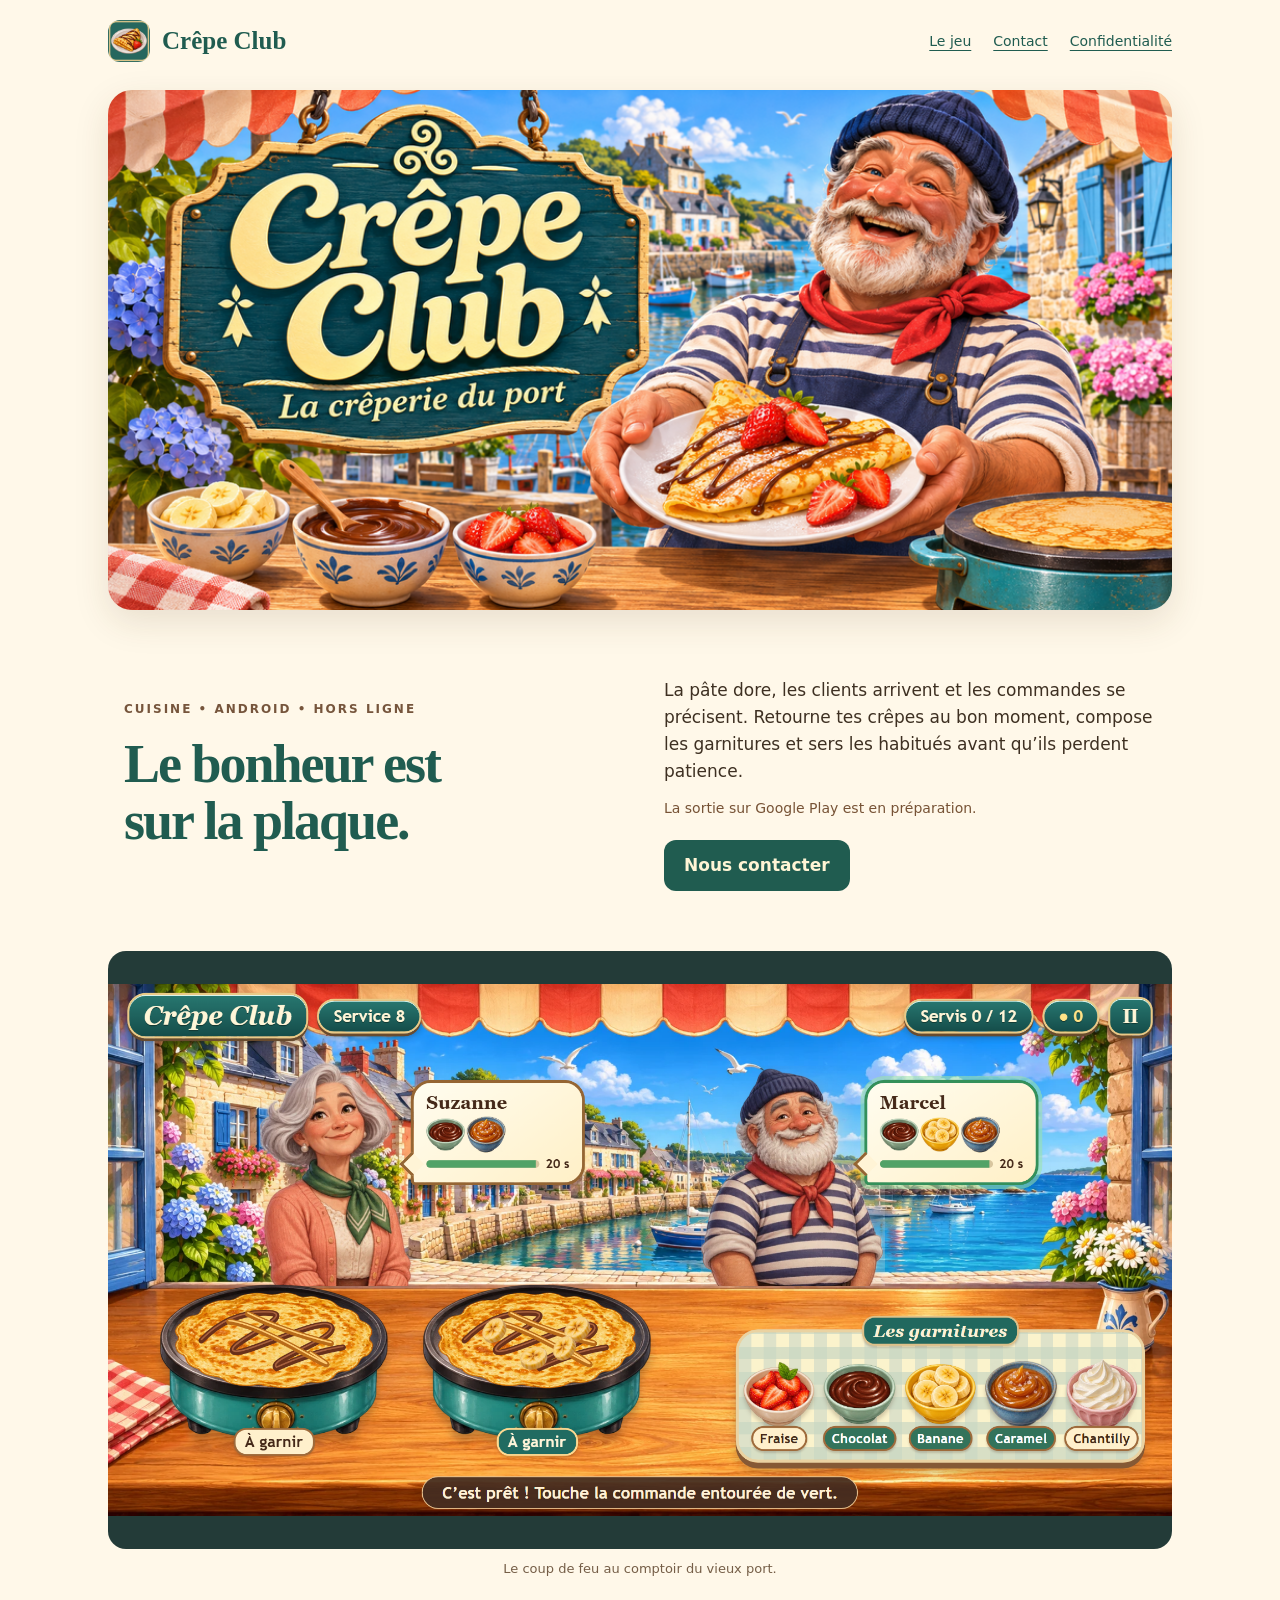
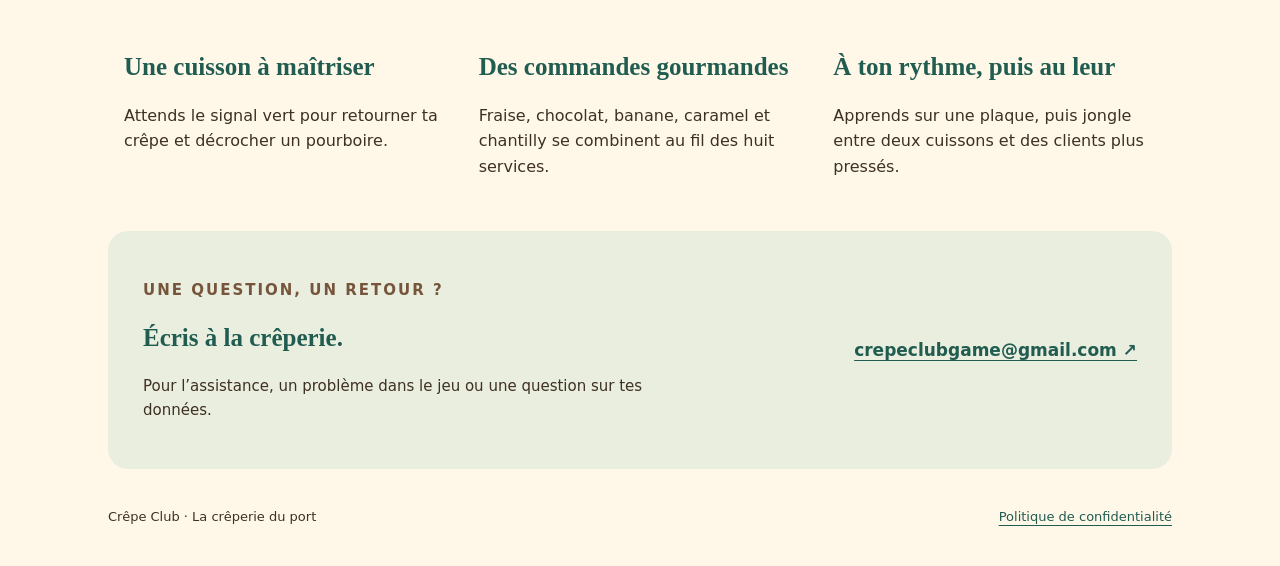
<file: index.html>
<!doctype html>
<html lang="fr">
<head>
<meta charset="utf-8">
<meta name="viewport" content="width=device-width,initial-scale=1">
<title>Crêpe Club — La crêperie du port</title>
<meta name="description" content="Prépare des crêpes gourmandes et régale les habitués du port. Découvre Crêpe Club, un jeu Android de cuisine et de gestion du temps.">
<meta name="theme-color" content="#205c50">
<link rel="icon" href="assets/icone.png">
<link rel="stylesheet" href="style.css">
</head>
<body>
<header><a class="brand" href="./"><img src="assets/icone.png" alt="" width="42" height="42">Crêpe Club</a><nav aria-label="Navigation"><a href="#jeu">Le jeu</a><a href="#contact">Contact</a><a href="privacy.html">Confidentialité</a></nav></header>
<main>
<section class="hero"><img src="assets/banniere.png" alt="Crêpe Club, la crêperie du port. Marcel présente une crêpe aux fraises et au chocolat." width="1024" height="500" fetchpriority="high"></section>
<section class="intro" id="jeu"><div><p class="eyebrow">Cuisine • Android • Hors ligne</p><h1>Le bonheur est<br>sur la plaque.</h1></div><div><p>La pâte dore, les clients arrivent et les commandes se précisent. Retourne tes crêpes au bon moment, compose les garnitures et sers les habitués avant qu’ils perdent patience.</p><p class="availability">La sortie sur Google Play est en préparation.</p><a class="button" href="mailto:crepeclubgame@gmail.com?subject=Cr%C3%AApe%20Club">Nous contacter</a></div></section>
<figure><img src="assets/jeu.png" alt="Deux plaques de cuisson, cinq bols de garnitures et les commandes chronométrées de Suzanne et Marcel dans le jeu." width="1920" height="1080" loading="lazy"><figcaption>Le coup de feu au comptoir du vieux port.</figcaption></figure>
<section class="features" aria-label="Dans le jeu"><article><h2>Une cuisson à maîtriser</h2><p>Attends le signal vert pour retourner ta crêpe et décrocher un pourboire.</p></article><article><h2>Des commandes gourmandes</h2><p>Fraise, chocolat, banane, caramel et chantilly se combinent au fil des huit services.</p></article><article><h2>À ton rythme, puis au leur</h2><p>Apprends sur une plaque, puis jongle entre deux cuissons et des clients plus pressés.</p></article></section>
<section class="contact" id="contact"><div><p class="eyebrow">Une question, un retour ?</p><h2>Écris à la crêperie.</h2><p>Pour l’assistance, un problème dans le jeu ou une question sur tes données.</p></div><a href="mailto:crepeclubgame@gmail.com">crepeclubgame@gmail.com ↗</a></section>
</main>
<footer><span>Crêpe Club · La crêperie du port</span><a href="privacy.html">Politique de confidentialité</a></footer>
</body></html>
</file>
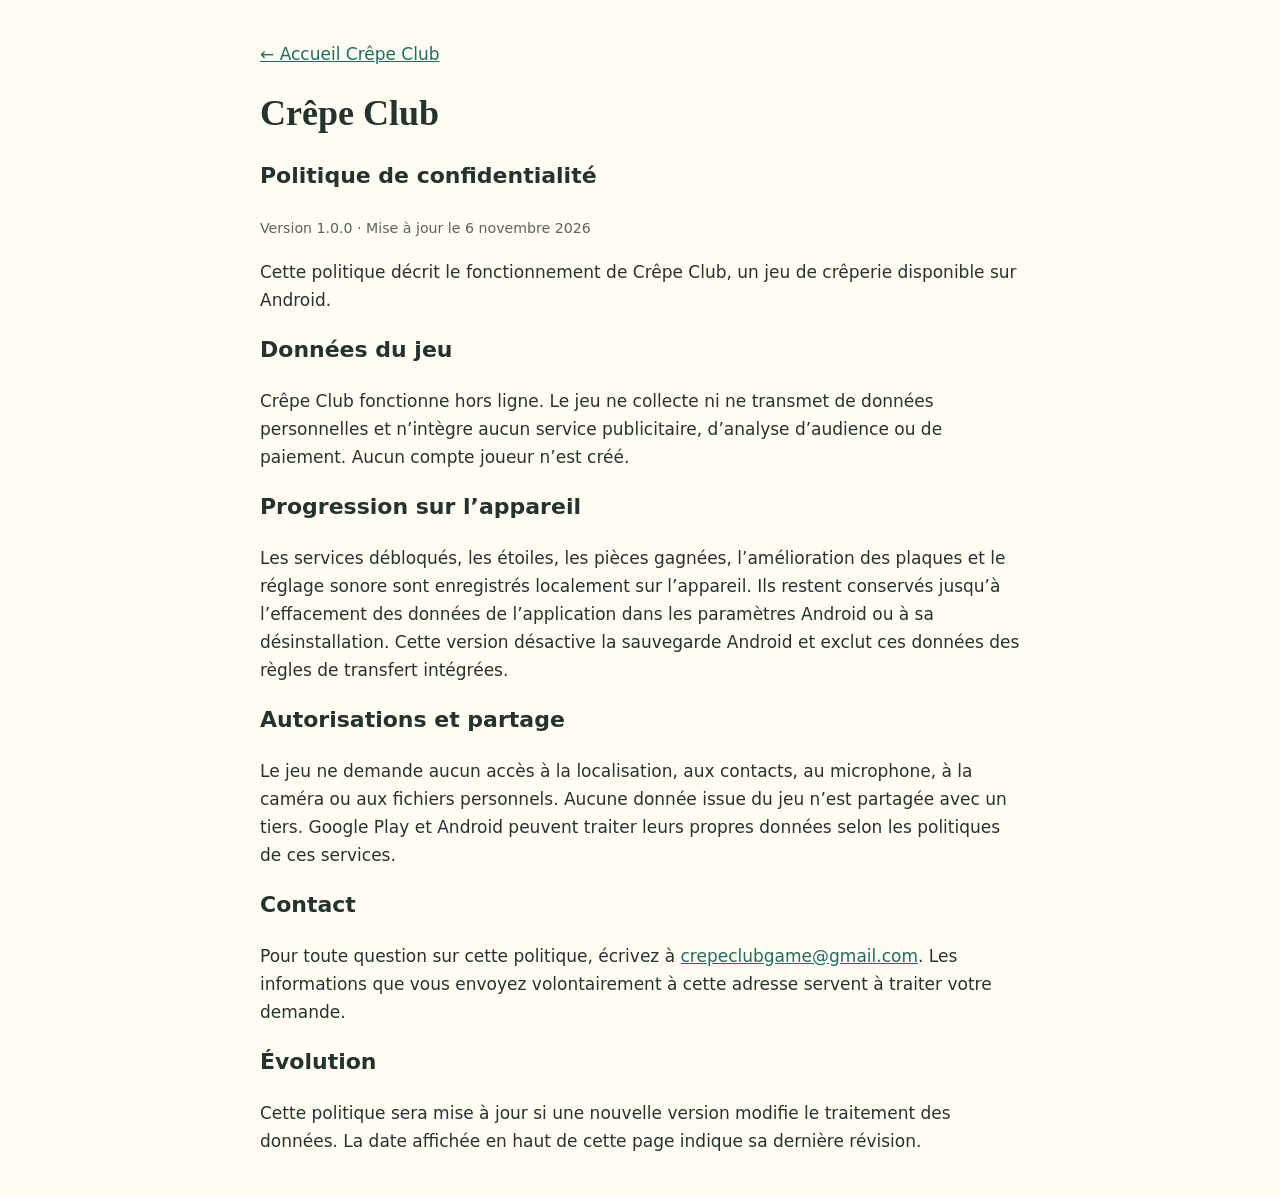
<file: privacy.html>
<!doctype html><html lang="fr"><meta charset="utf-8"><meta name="viewport" content="width=device-width,initial-scale=1"><title>Crêpe Club — Politique de confidentialité</title><style>body{max-width:760px;margin:40px auto;padding:0 22px;color:#24342c;background:#fffcf4;font:17px/1.65 system-ui}h1{font:700 36px Georgia}h2{font-size:22px}a{color:#216c60}small{color:#56665c}</style><p><a href="./">← Accueil Crêpe Club</a></p><h1>Crêpe Club</h1><h2>Politique de confidentialité</h2><small>Version 1.0.0 · Mise à jour le 6 novembre 2026</small><p>Cette politique décrit le fonctionnement de Crêpe Club, un jeu de crêperie disponible sur Android.</p><h2>Données du jeu</h2><p>Crêpe Club fonctionne hors ligne. Le jeu ne collecte ni ne transmet de données personnelles et n’intègre aucun service publicitaire, d’analyse d’audience ou de paiement. Aucun compte joueur n’est créé.</p><h2>Progression sur l’appareil</h2><p>Les services débloqués, les étoiles, les pièces gagnées, l’amélioration des plaques et le réglage sonore sont enregistrés localement sur l’appareil. Ils restent conservés jusqu’à l’effacement des données de l’application dans les paramètres Android ou à sa désinstallation. Cette version désactive la sauvegarde Android et exclut ces données des règles de transfert intégrées.</p><h2>Autorisations et partage</h2><p>Le jeu ne demande aucun accès à la localisation, aux contacts, au microphone, à la caméra ou aux fichiers personnels. Aucune donnée issue du jeu n’est partagée avec un tiers. Google Play et Android peuvent traiter leurs propres données selon les politiques de ces services.</p><h2>Contact</h2><p>Pour toute question sur cette politique, écrivez à <a href="mailto:crepeclubgame@gmail.com">crepeclubgame@gmail.com</a>. Les informations que vous envoyez volontairement à cette adresse servent à traiter votre demande.</p><h2>Évolution</h2><p>Cette politique sera mise à jour si une nouvelle version modifie le traitement des données. La date affichée en haut de cette page indique sa dernière révision.</p></html>
</file>
<file: style.css>
*{box-sizing:border-box}html{scroll-behavior:smooth}body{margin:0;background:#fff8e9;color:#3e3022;font:17px/1.6 system-ui,sans-serif}a{color:#205c50;text-underline-offset:4px}header,main,footer{max-width:1120px;margin:auto}header{padding:20px 28px;display:flex;justify-content:space-between;align-items:center;gap:18px}.brand{display:flex;align-items:center;gap:12px;font:bold 25px Georgia,serif;text-decoration:none}.brand img{border-radius:12px}nav{display:flex;gap:22px;font-size:14px}main{padding:0 28px}.hero{margin-top:8px}.hero img{display:block;width:100%;height:auto;border-radius:24px;box-shadow:0 12px 35px #50361720}.intro{display:grid;grid-template-columns:1fr 1fr;gap:48px;padding:55px 16px 35px;align-items:center}.eyebrow{text-transform:uppercase;letter-spacing:2px;font-size:12px;font-weight:700;color:#76553c}h1{font:bold 54px/1.07 Georgia,serif;letter-spacing:-2px;color:#205c50;margin:16px 0}h2{font:700 25px/1.2 Georgia,serif;color:#205c50}p{margin:12px 0}.availability{font-size:14px;color:#775336}.button{display:inline-block;text-decoration:none;background:#205c50;color:#fff5d5;border-radius:12px;padding:12px 20px;margin-top:8px;font-weight:700}figure{margin:25px 0}figure img{width:100%;height:auto;display:block;border-radius:18px}figcaption{font-size:13px;text-align:center;padding:10px;color:#755e47}.features{display:grid;grid-template-columns:repeat(3,1fr);gap:32px;padding:16px 16px 40px}.features p{font-size:16px}.contact{display:flex;gap:30px;justify-content:space-between;align-items:center;padding:35px;border-radius:20px;background:#e9eedf}.contact p{font-size:15px;max-width:500px}.contact a{font-weight:700;overflow-wrap:anywhere}footer{padding:38px 28px;display:flex;gap:20px;justify-content:space-between;font-size:13px}a:focus-visible{outline:3px solid #d67d3f;outline-offset:5px}@media(max-width:700px){header{flex-wrap:wrap;padding:16px}nav{gap:18px;font-size:13px}main{padding:0 16px}.intro{grid-template-columns:1fr;gap:5px;padding:28px 4px}h1{font-size:43px}.features{grid-template-columns:1fr;gap:5px;padding:5px 4px 26px}.contact{display:block;padding:22px}footer{flex-direction:column;padding:25px 16px}.hero img{border-radius:15px}}@media(prefers-reduced-motion:reduce){html{scroll-behavior:auto}}
</file>
